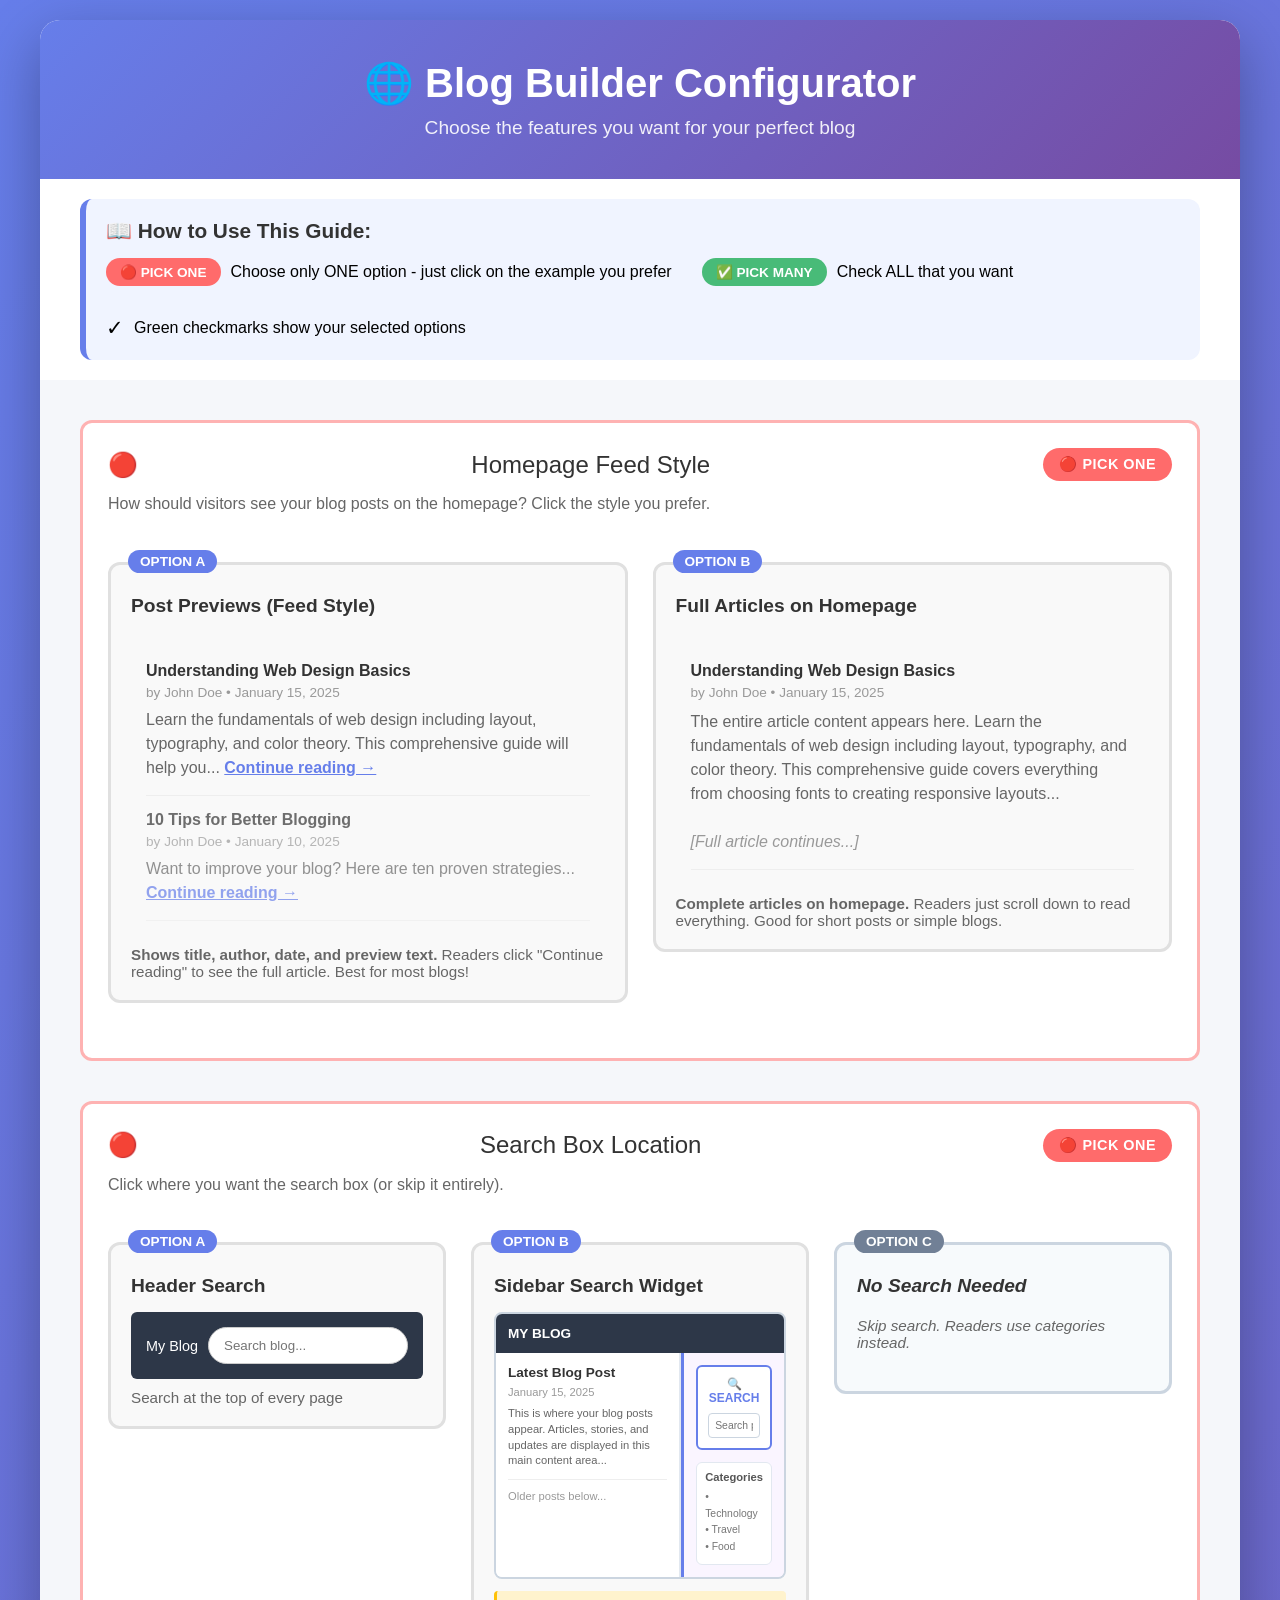
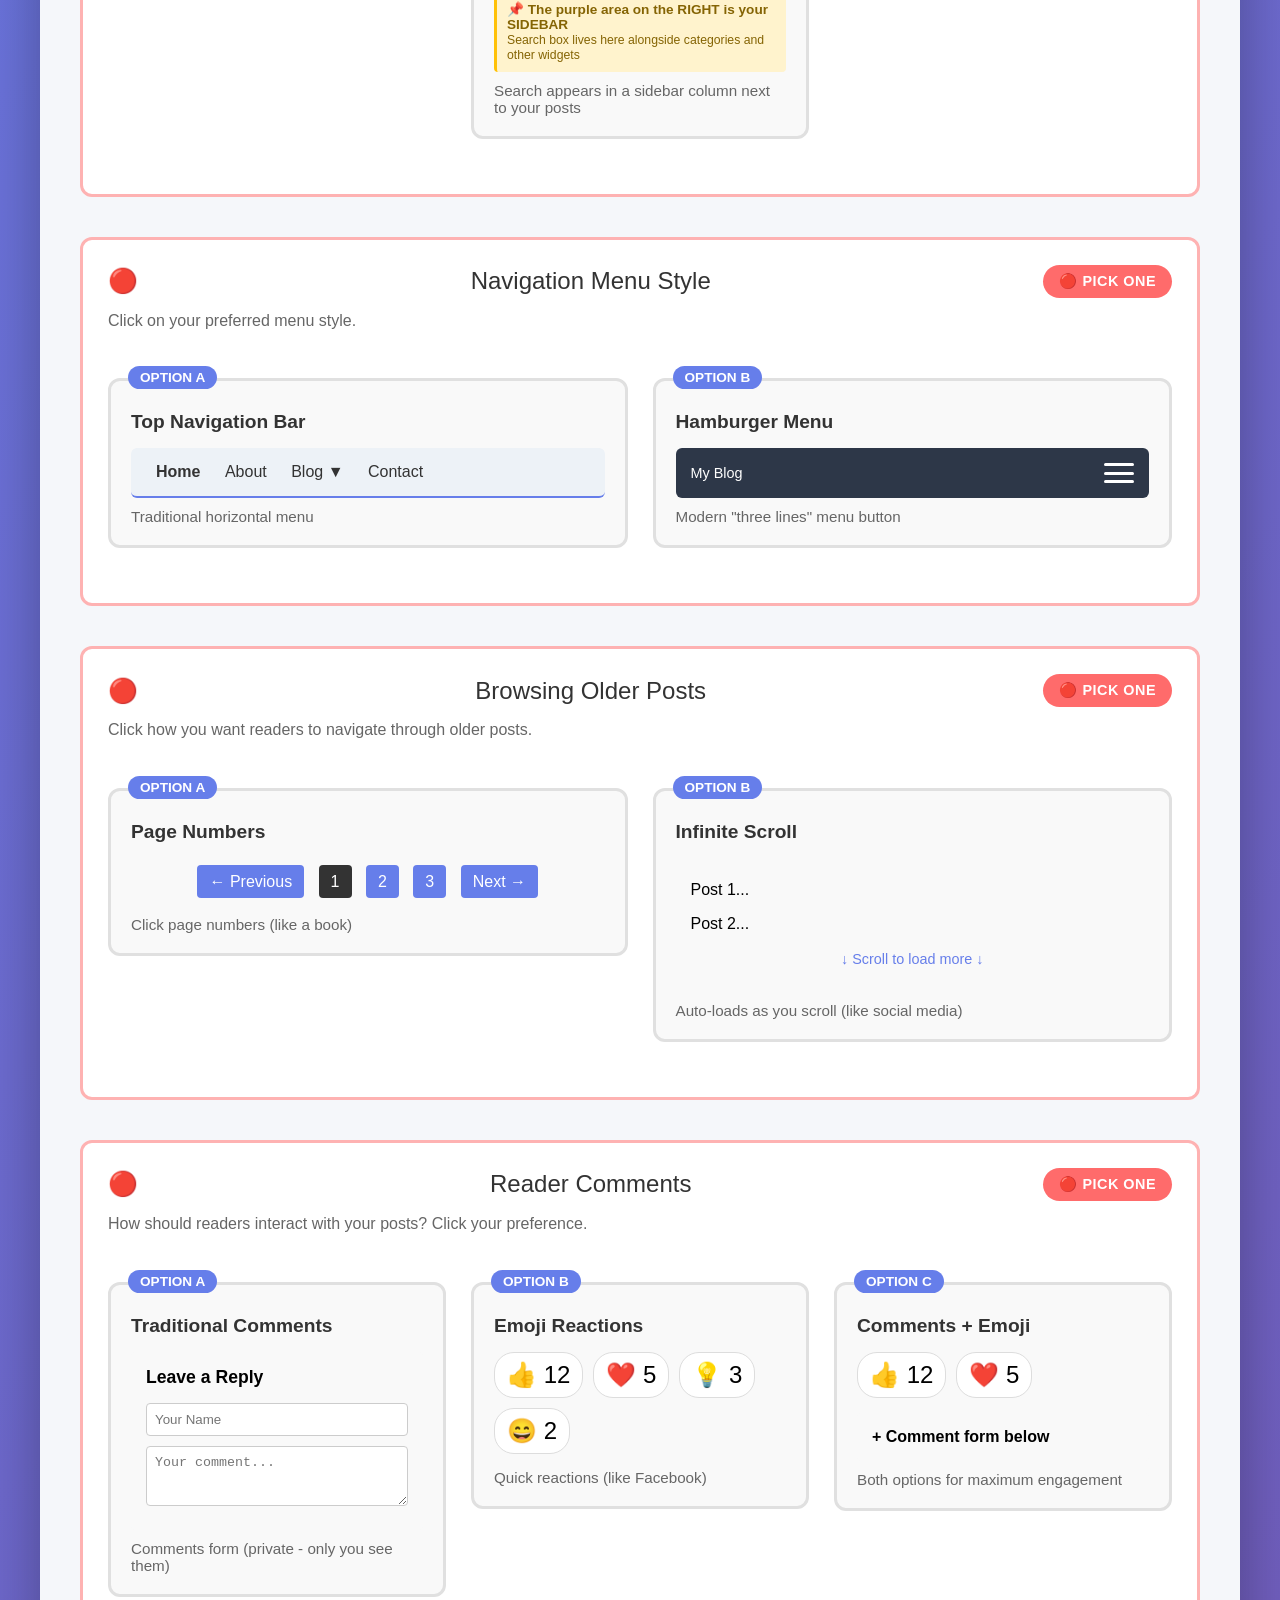
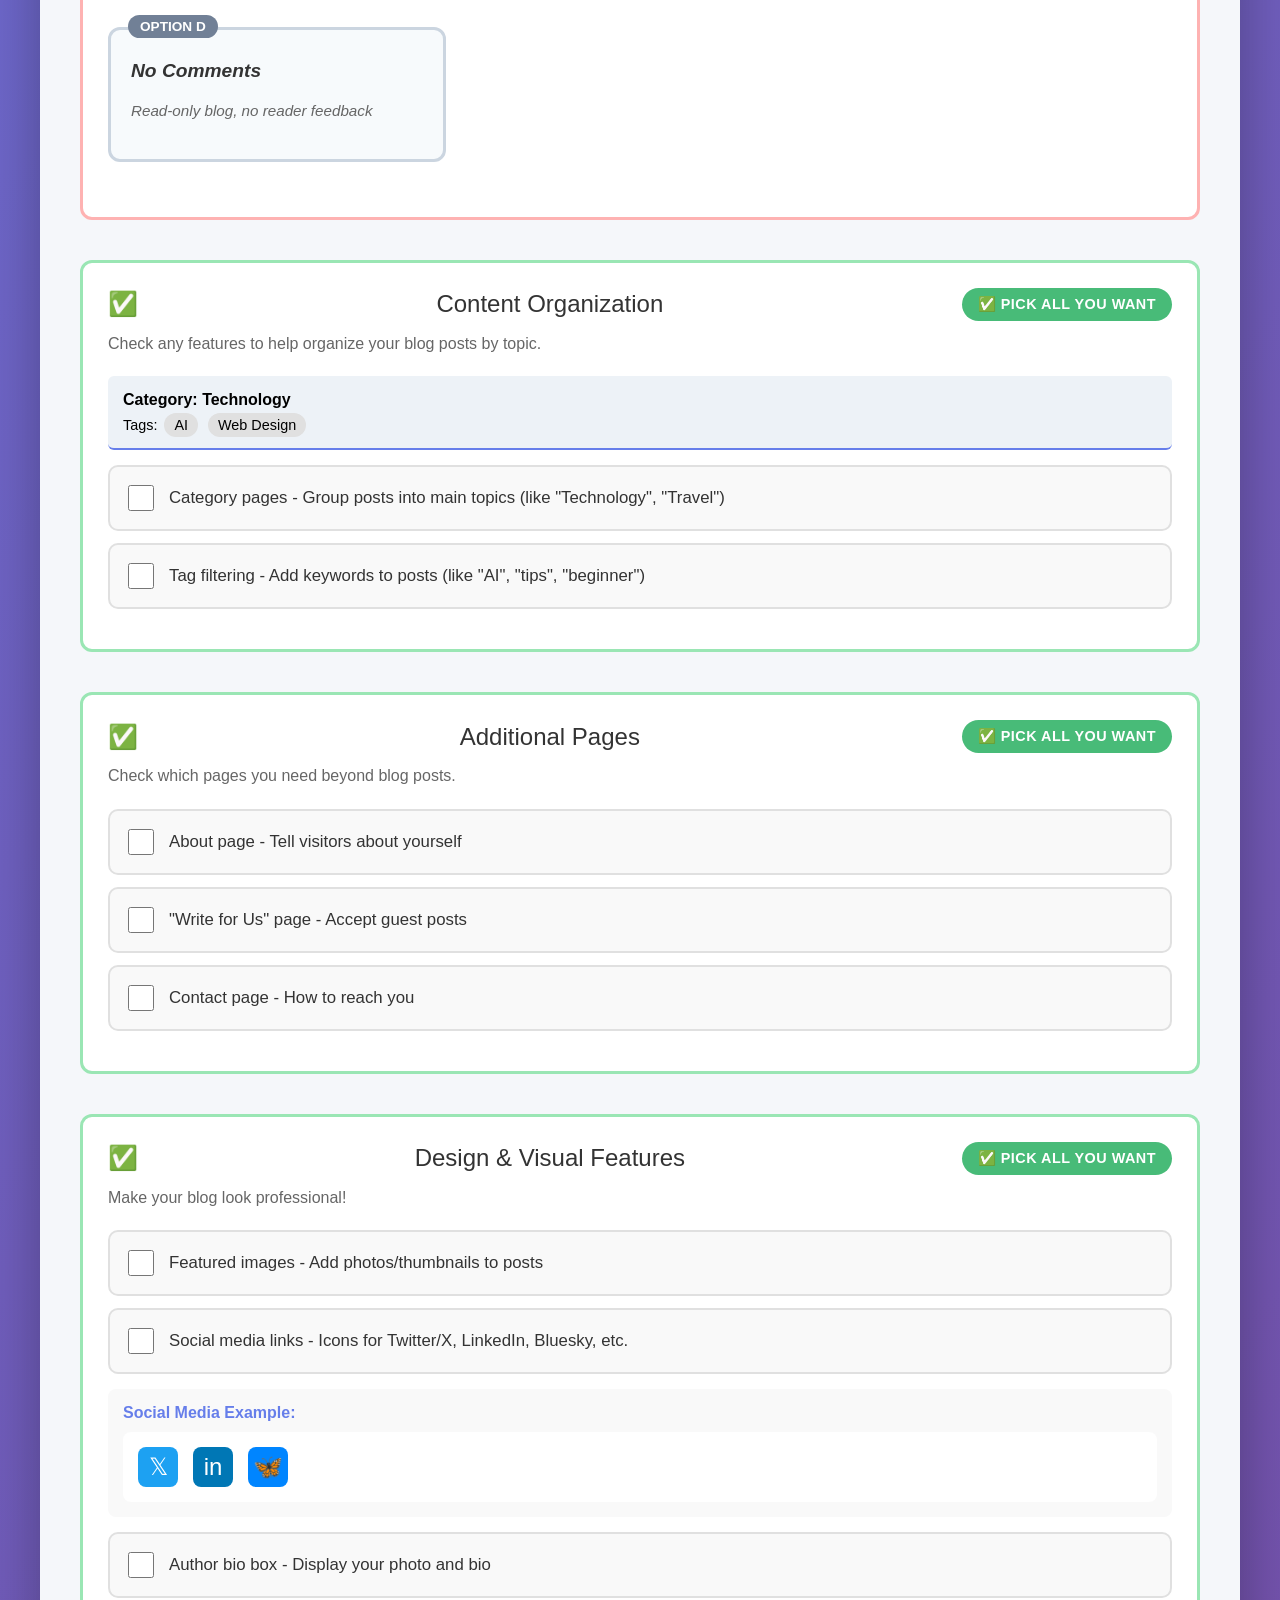
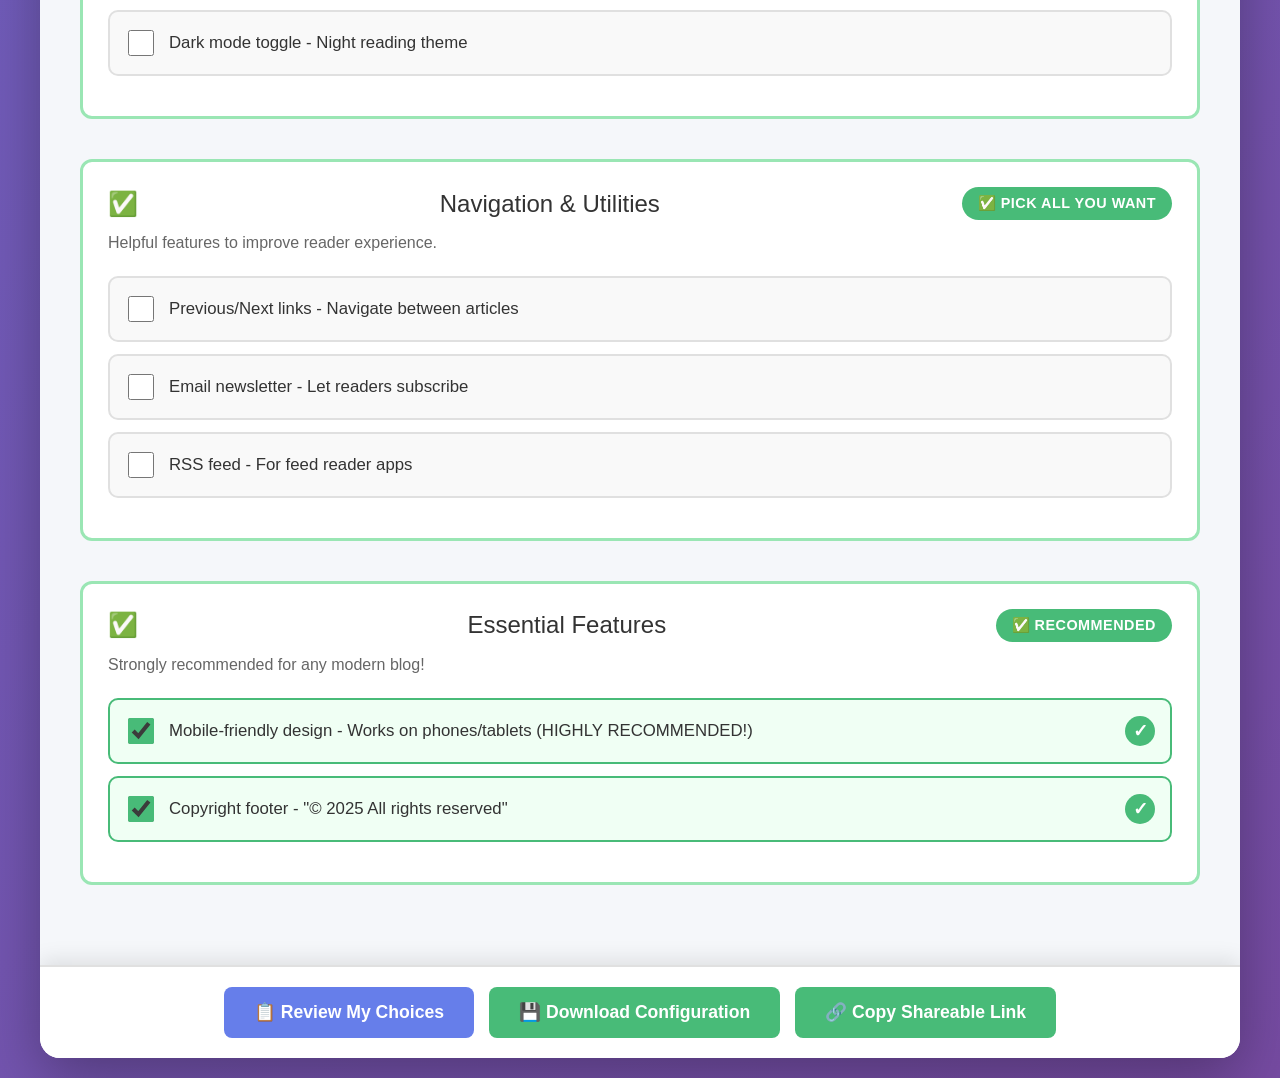
<file: index.html>
<!DOCTYPE html>
<html lang="en">
<head>
    <meta charset="UTF-8">
    <meta name="viewport" content="width=device-width, initial-scale=1.0">
    <title>Blog Builder - Feature Selector</title>
    <style>
        * {
            margin: 0;
            padding: 0;
            box-sizing: border-box;
        }

        body {
            font-family: 'Segoe UI', Tahoma, Geneva, Verdana, sans-serif;
            background: linear-gradient(135deg, #667eea 0%, #764ba2 100%);
            min-height: 100vh;
            padding: 20px;
        }

        .container {
            max-width: 1200px;
            margin: 0 auto;
            background: white;
            border-radius: 20px;
            box-shadow: 0 20px 60px rgba(0,0,0,0.3);
            overflow: hidden;
        }

        .header {
            background: linear-gradient(135deg, #667eea 0%, #764ba2 100%);
            color: white;
            padding: 40px;
            text-align: center;
        }

        .header h1 {
            font-size: 2.5em;
            margin-bottom: 10px;
        }

        .header p {
            font-size: 1.2em;
            opacity: 0.9;
        }

        .legend {
            background: #f0f4ff;
            padding: 20px;
            margin: 20px 40px;
            border-radius: 12px;
            border-left: 6px solid #667eea;
        }

        .legend-title {
            font-size: 1.3em;
            font-weight: bold;
            color: #333;
            margin-bottom: 15px;
        }

        .legend-items {
            display: flex;
            gap: 30px;
            flex-wrap: wrap;
        }

        .legend-item {
            display: flex;
            align-items: center;
            gap: 10px;
        }

        .legend-badge {
            padding: 6px 14px;
            border-radius: 20px;
            font-size: 0.85em;
            font-weight: bold;
        }

        .badge-pick-one {
            background: #ff6b6b;
            color: white;
        }

        .badge-pick-many {
            background: #48bb78;
            color: white;
        }

        .content {
            padding: 40px;
            background: #f5f7fa;
        }

        /* Feature Section Variants */
        .feature-section {
            margin-bottom: 40px;
            border-radius: 12px;
            padding: 25px;
            transition: all 0.3s ease;
            background: white;
        }

        /* Pick ONE style - Red/Orange theme */
        .feature-section.pick-one {
            border: 3px solid #feb2b2;
        }

        .feature-section.pick-one:hover {
            border-color: #fc8181;
            box-shadow: 0 5px 15px rgba(252, 129, 129, 0.3);
        }

        .feature-section.pick-one .feature-title::before {
            content: "🔴";
        }

        /* Pick MANY style - Green theme */
        .feature-section.pick-many {
            border: 3px solid #9ae6b4;
        }

        .feature-section.pick-many:hover {
            border-color: #68d391;
            box-shadow: 0 5px 15px rgba(72, 187, 120, 0.3);
        }

        .feature-section.pick-many .feature-title::before {
            content: "✅";
        }

        /* YES/NO style - Blue theme */
        .feature-section.yes-no {
            border: 3px solid #90cdf4;
        }

        .feature-section.yes-no:hover {
            border-color: #63b3ed;
            box-shadow: 0 5px 15px rgba(99, 179, 237, 0.3);
        }

        .feature-section.yes-no .feature-title::before {
            content: "💡";
        }

        .feature-title {
            font-size: 1.5em;
            color: #333;
            margin-bottom: 10px;
            display: flex;
            align-items: center;
            justify-content: space-between;
        }

        .category-badge {
            padding: 8px 16px;
            border-radius: 20px;
            font-size: 0.6em;
            font-weight: bold;
            text-transform: uppercase;
            letter-spacing: 0.5px;
        }

        .feature-description {
            color: #666;
            margin-bottom: 20px;
            line-height: 1.6;
        }

        /* Visual Examples as Options */
        .visual-options-container {
            display: grid;
            grid-template-columns: repeat(auto-fit, minmax(300px, 1fr));
            gap: 25px;
            margin: 30px 0;
            padding-top: 10px;
        }

        .visual-option {
            cursor: pointer;
            transition: all 0.3s ease;
            position: relative;
            margin-top: 5px;
        }

        .visual-option-card {
            background: #f9f9f9;
            border: 3px solid #e0e0e0;
            border-radius: 12px;
            padding: 20px;
            transition: all 0.3s ease;
            position: relative;
        }

        .visual-option:hover .visual-option-card {
            transform: translateY(-5px);
            box-shadow: 0 8px 20px rgba(0,0,0,0.15);
            border-color: #667eea;
        }

        .visual-option.selected .visual-option-card {
            border-color: #48bb78;
            background: #f0fff4;
            box-shadow: 0 8px 25px rgba(72, 187, 120, 0.3);
        }

        .visual-option.selected::after {
            content: "✓";
            position: absolute;
            top: -10px;
            right: -10px;
            width: 40px;
            height: 40px;
            background: #48bb78;
            color: white;
            border-radius: 50%;
            display: flex;
            align-items: center;
            justify-content: center;
            font-size: 24px;
            font-weight: bold;
            box-shadow: 0 4px 12px rgba(72, 187, 120, 0.4);
            z-index: 10;
        }

        .option-label {
            position: absolute;
            top: -12px;
            left: 20px;
            background: #667eea;
            color: white;
            padding: 4px 12px;
            border-radius: 12px;
            font-size: 0.85em;
            font-weight: bold;
            z-index: 10;
        }

        .visual-option input[type="radio"] {
            display: none;
        }

        .option-title {
            font-size: 1.2em;
            font-weight: bold;
            color: #333;
            margin: 10px 0 15px 0;
        }

        .or-divider {
            text-align: center;
            margin: 15px 0;
            color: #999;
            font-weight: bold;
            font-size: 1.2em;
            text-transform: uppercase;
        }

        /* Checkbox List Style */
        .checkbox-list {
            display: flex;
            flex-direction: column;
            gap: 12px;
            margin: 15px 0;
        }

        .checkbox-item {
            display: flex;
            align-items: center;
            padding: 18px;
            background: #f9f9f9;
            border: 2px solid #e0e0e0;
            border-radius: 10px;
            cursor: pointer;
            transition: all 0.3s ease;
            position: relative;
        }

        .checkbox-item:hover {
            border-color: #667eea;
            background: #f8faff;
        }

        .checkbox-item.selected {
            border-color: #48bb78;
            background: #f0fff4;
        }

        .checkbox-item.selected::after {
            content: "✓";
            position: absolute;
            right: 15px;
            width: 30px;
            height: 30px;
            background: #48bb78;
            color: white;
            border-radius: 50%;
            display: flex;
            align-items: center;
            justify-content: center;
            font-size: 18px;
            font-weight: bold;
        }

        .checkbox-item input[type="checkbox"] {
            width: 26px;
            height: 26px;
            margin-right: 15px;
            cursor: pointer;
            accent-color: #48bb78;
        }

        .checkbox-item label {
            cursor: pointer;
            flex: 1;
            font-size: 1.05em;
            color: #333;
        }

        /* Yes/No Toggle */
        .yes-no-toggle {
            display: flex;
            gap: 15px;
            margin: 20px 0;
        }

        .toggle-option {
            flex: 1;
            padding: 20px;
            background: #f9f9f9;
            border: 3px solid #e0e0e0;
            border-radius: 12px;
            text-align: center;
            cursor: pointer;
            transition: all 0.3s ease;
            font-size: 1.1em;
            font-weight: bold;
            position: relative;
        }

        .toggle-option:hover {
            transform: scale(1.05);
        }

        .toggle-option.yes {
            border-color: #48bb78;
        }

        .toggle-option.yes.selected {
            background: #48bb78;
            color: white;
        }

        .toggle-option.yes.selected::after {
            content: "✓";
            position: absolute;
            top: -12px;
            right: -12px;
            width: 35px;
            height: 35px;
            background: #2f855a;
            color: white;
            border-radius: 50%;
            display: flex;
            align-items: center;
            justify-content: center;
            font-size: 20px;
            box-shadow: 0 4px 12px rgba(72, 187, 120, 0.4);
        }

        .toggle-option.no {
            border-color: #cbd5e0;
        }

        .toggle-option.no.selected {
            background: #cbd5e0;
            color: #333;
        }

        .toggle-option input {
            display: none;
        }

        /* Mockups */
        .mockup-header {
            background: #2d3748;
            color: white;
            padding: 15px;
            display: flex;
            justify-content: space-between;
            align-items: center;
            font-size: 0.9em;
            border-radius: 6px;
            margin: 10px 0;
        }

        .mockup-nav {
            background: #edf2f7;
            padding: 15px;
            border-bottom: 2px solid #667eea;
            border-radius: 6px;
            margin: 10px 0;
        }

        .mockup-nav a {
            margin: 0 10px;
            color: #333;
            text-decoration: none;
            font-weight: 500;
        }

        .mockup-content {
            padding: 15px;
            min-height: 100px;
        }

        .post-preview {
            border-bottom: 1px solid #eee;
            padding: 15px 0;
        }

        .post-title {
            font-weight: bold;
            color: #333;
            margin-bottom: 5px;
        }

        .post-meta {
            color: #999;
            font-size: 0.85em;
            margin-bottom: 8px;
        }

        .post-excerpt {
            color: #666;
            line-height: 1.5;
        }

        .hamburger {
            width: 30px;
            height: 20px;
            position: relative;
            display: flex;
            flex-direction: column;
            justify-content: space-between;
        }

        .hamburger span {
            display: block;
            width: 100%;
            height: 3px;
            background: white;
            border-radius: 2px;
        }

        .pagination {
            text-align: center;
            padding: 15px;
        }

        .pagination a {
            margin: 0 5px;
            padding: 8px 12px;
            background: #667eea;
            color: white;
            text-decoration: none;
            border-radius: 4px;
        }

        .search-box {
            padding: 10px 15px;
            border: 1px solid #ccc;
            border-radius: 20px;
            width: 200px;
        }

        .comment-section {
            background: #f9f9f9;
            padding: 15px;
            border-radius: 4px;
        }

        .emoji-react {
            display: flex;
            gap: 10px;
            font-size: 1.5em;
            flex-wrap: wrap;
        }

        .emoji-react span {
            cursor: pointer;
            padding: 8px 12px;
            border: 1px solid #ddd;
            border-radius: 20px;
            background: white;
        }

        .social-icons {
            display: flex;
            gap: 15px;
            align-items: center;
            padding: 15px;
            background: white;
            border-radius: 8px;
        }

        .social-icon {
            width: 40px;
            height: 40px;
            display: flex;
            align-items: center;
            justify-content: center;
            border-radius: 8px;
            font-size: 1.5em;
            transition: transform 0.2s;
            cursor: pointer;
        }

        .social-icon:hover {
            transform: scale(1.1);
        }

        .social-icon.twitter {
            background: #1da1f2;
            color: white;
        }

        .social-icon.linkedin {
            background: #0077b5;
            color: white;
        }

        .social-icon.bluesky {
            background: #0085ff;
            color: white;
        }

        .footer-mockup {
            background: #2d3748;
            color: white;
            padding: 20px;
            text-align: center;
            border-radius: 6px;
            margin: 10px 0;
        }

        .buttons-container {
            position: sticky;
            bottom: 0;
            background: white;
            padding: 20px;
            border-top: 2px solid #e0e0e0;
            display: flex;
            gap: 15px;
            justify-content: center;
            flex-wrap: wrap;
            box-shadow: 0 -5px 20px rgba(0,0,0,0.1);
        }

        .btn {
            padding: 15px 30px;
            font-size: 1.1em;
            border: none;
            border-radius: 8px;
            cursor: pointer;
            transition: all 0.3s ease;
            font-weight: bold;
        }

        .btn-primary {
            background: #667eea;
            color: white;
        }

        .btn-primary:hover {
            background: #5568d3;
            transform: translateY(-2px);
            box-shadow: 0 5px 15px rgba(102, 126, 234, 0.4);
        }

        .btn-secondary {
            background: #48bb78;
            color: white;
        }

        .btn-secondary:hover {
            background: #38a169;
            transform: translateY(-2px);
            box-shadow: 0 5px 15px rgba(72, 187, 120, 0.4);
        }

        .modal {
            display: none;
            position: fixed;
            top: 0;
            left: 0;
            width: 100%;
            height: 100%;
            background: rgba(0,0,0,0.7);
            z-index: 1000;
            align-items: center;
            justify-content: center;
        }

        .modal.active {
            display: flex;
        }

        .modal-content {
            background: white;
            padding: 30px;
            border-radius: 12px;
            max-width: 600px;
            width: 90%;
            max-height: 80vh;
            overflow-y: auto;
        }

        .modal-header {
            font-size: 1.5em;
            margin-bottom: 20px;
            color: #333;
        }

        .summary-item {
            padding: 10px;
            margin: 8px 0;
            background: #f0f4ff;
            border-left: 4px solid #667eea;
            border-radius: 4px;
        }

        .summary-label {
            font-weight: bold;
            color: #333;
        }

        .summary-value {
            color: #667eea;
            margin-left: 10px;
        }

        .close-modal {
            float: right;
            font-size: 1.5em;
            cursor: pointer;
            color: #999;
        }

        .close-modal:hover {
            color: #333;
        }

        .none-option .visual-option-card {
            background: #f7fafc;
            border-color: #cbd5e0;
            font-style: italic;
            color: #718096;
        }

        @media (max-width: 768px) {
            .header h1 {
                font-size: 1.8em;
            }

            .content {
                padding: 20px;
            }

            .feature-section {
                padding: 15px;
            }

            .visual-options-container {
                grid-template-columns: 1fr;
            }

            .legend {
                margin: 20px 15px;
            }
        }
    </style>
</head>
<body>
    <div class="container">
        <div class="header">
            <h1>🌐 Blog Builder Configurator</h1>
            <p>Choose the features you want for your perfect blog</p>
        </div>

        <!-- Legend -->
        <div class="legend">
            <div class="legend-title">📖 How to Use This Guide:</div>
            <div class="legend-items">
                <div class="legend-item">
                    <span class="legend-badge badge-pick-one">🔴 PICK ONE</span>
                    <span>Choose only ONE option - just click on the example you prefer</span>
                </div>
                <div class="legend-item">
                    <span class="legend-badge badge-pick-many">✅ PICK MANY</span>
                    <span>Check ALL that you want</span>
                </div>
                <div class="legend-item">
                    <span style="font-size: 1.3em;">✓</span>
                    <span>Green checkmarks show your selected options</span>
                </div>
            </div>
        </div>

        <div class="content">
            <!-- Blog Content Layout -->
            <div class="feature-section pick-one">
                <div class="feature-title">
                    <span>Homepage Feed Style</span>
                    <span class="category-badge badge-pick-one">🔴 PICK ONE</span>
                </div>
                <div class="feature-description">
                    How should visitors see your blog posts on the homepage? Click the style you prefer.
                </div>

                <div class="visual-options-container">
                    <div class="visual-option" onclick="selectVisualOption('contentLayout', 'feed', this)">
                        <div class="option-label">OPTION A</div>
                        <div class="visual-option-card">
                            <input type="radio" name="contentLayout" value="feed">
                            <div class="option-title">Post Previews (Feed Style)</div>
                            <div class="mockup-content">
                                <div class="post-preview">
                                    <div class="post-title">Understanding Web Design Basics</div>
                                    <div class="post-meta">by John Doe • January 15, 2025</div>
                                    <div class="post-excerpt">Learn the fundamentals of web design including layout, typography, and color theory. This comprehensive guide will help you... <a href="#" style="color: #667eea; font-weight: bold;">Continue reading →</a></div>
                                </div>
                                <div class="post-preview" style="opacity: 0.7;">
                                    <div class="post-title">10 Tips for Better Blogging</div>
                                    <div class="post-meta">by John Doe • January 10, 2025</div>
                                    <div class="post-excerpt">Want to improve your blog? Here are ten proven strategies... <a href="#" style="color: #667eea; font-weight: bold;">Continue reading →</a></div>
                                </div>
                            </div>
                            <p style="margin-top: 10px; color: #666; font-size: 0.95em;">
                                <strong>Shows title, author, date, and preview text.</strong> Readers click "Continue reading" to see the full article. Best for most blogs!
                            </p>
                        </div>
                    </div>

                    <div class="visual-option" onclick="selectVisualOption('contentLayout', 'full', this)">
                        <div class="option-label">OPTION B</div>
                        <div class="visual-option-card">
                            <input type="radio" name="contentLayout" value="full">
                            <div class="option-title">Full Articles on Homepage</div>
                            <div class="mockup-content">
                                <div class="post-preview">
                                    <div class="post-title">Understanding Web Design Basics</div>
                                    <div class="post-meta">by John Doe • January 15, 2025</div>
                                    <div class="post-excerpt" style="margin-top: 10px;">The entire article content appears here. Learn the fundamentals of web design including layout, typography, and color theory. This comprehensive guide covers everything from choosing fonts to creating responsive layouts...<br><br><em style="color: #999;">[Full article continues...]</em></div>
                                </div>
                            </div>
                            <p style="margin-top: 10px; color: #666; font-size: 0.95em;">
                                <strong>Complete articles on homepage.</strong> Readers just scroll down to read everything. Good for short posts or simple blogs.
                            </p>
                        </div>
                    </div>
                </div>
            </div>

            <!-- Search Location -->
            <div class="feature-section pick-one">
                <div class="feature-title">
                    <span>Search Box Location</span>
                    <span class="category-badge badge-pick-one">🔴 PICK ONE</span>
                </div>
                <div class="feature-description">
                    Click where you want the search box (or skip it entirely).
                </div>

                <div class="visual-options-container">
                    <div class="visual-option" onclick="selectVisualOption('searchLocation', 'header', this)">
                        <div class="option-label">OPTION A</div>
                        <div class="visual-option-card">
                            <input type="radio" name="searchLocation" value="header">
                            <div class="option-title">Header Search</div>
                            <div class="mockup-header">
                                <span>My Blog</span>
                                <input type="text" class="search-box" placeholder="Search blog..." style="pointer-events: none;">
                            </div>
                            <p style="margin-top: 10px; color: #666; font-size: 0.95em;">Search at the top of every page</p>
                        </div>
                    </div>

                    <div class="visual-option" onclick="selectVisualOption('searchLocation', 'sidebar', this)">
                        <div class="option-label">OPTION B</div>
                        <div class="visual-option-card">
                            <input type="radio" name="searchLocation" value="sidebar">
                            <div class="option-title">Sidebar Search Widget</div>

                            <!-- Full page mockup -->
                            <div style="border: 2px solid #cbd5e0; border-radius: 8px; overflow: hidden; margin: 10px 0;">
                                <!-- Header -->
                                <div style="background: #2d3748; color: white; padding: 12px; font-weight: bold; font-size: 0.85em;">
                                    MY BLOG
                                </div>

                                <!-- Main content area with sidebar -->
                                <div style="display: flex; min-height: 160px;">
                                    <!-- Left: Main content -->
                                    <div style="flex: 2.5; padding: 12px; background: #ffffff; border-right: 2px solid #e2e8f0;">
                                        <div style="font-size: 0.85em; font-weight: bold; color: #333; margin-bottom: 6px;">Latest Blog Post</div>
                                        <div style="font-size: 0.7em; color: #999; margin-bottom: 8px;">January 15, 2025</div>
                                        <div style="font-size: 0.7em; color: #666; line-height: 1.4;">
                                            This is where your blog posts appear. Articles, stories, and updates are displayed in this main content area...
                                        </div>
                                        <div style="margin-top: 10px; padding-top: 10px; border-top: 1px solid #eee;">
                                            <div style="font-size: 0.7em; color: #999;">Older posts below...</div>
                                        </div>
                                    </div>

                                    <!-- Right: SIDEBAR with search -->
                                    <div style="flex: 1; padding: 12px; background: #faf5ff; border-left: 3px solid #667eea;">
                                        <div style="background: white; padding: 10px; border-radius: 6px; border: 2px solid #667eea; margin-bottom: 12px;">
                                            <div style="font-weight: bold; font-size: 0.75em; color: #667eea; margin-bottom: 8px; text-align: center;">
                                                🔍 SEARCH
                                            </div>
                                            <input type="text" placeholder="Search posts..." style="width: 100%; padding: 6px; font-size: 0.65em; border: 1px solid #cbd5e0; border-radius: 4px; pointer-events: none;">
                                        </div>

                                        <div style="background: white; padding: 8px; border-radius: 6px; border: 1px solid #e2e8f0;">
                                            <div style="font-weight: bold; font-size: 0.7em; color: #555; margin-bottom: 6px;">Categories</div>
                                            <div style="font-size: 0.65em; color: #777; line-height: 1.6;">
                                                • Technology<br>
                                                • Travel<br>
                                                • Food
                                            </div>
                                        </div>
                                    </div>
                                </div>
                            </div>

                            <div style="margin-top: 12px; padding: 10px; background: #fff3cd; border-left: 3px solid #ffc107; border-radius: 4px;">
                                <div style="font-size: 0.85em; color: #856404;">
                                    <strong>📌 The purple area on the RIGHT is your SIDEBAR</strong><br>
                                    <span style="font-size: 0.9em;">Search box lives here alongside categories and other widgets</span>
                                </div>
                            </div>

                            <p style="margin-top: 10px; color: #666; font-size: 0.95em;">Search appears in a sidebar column next to your posts</p>
                        </div>
                    </div>

                    <div class="visual-option none-option" onclick="selectVisualOption('searchLocation', 'none', this)">
                        <div class="option-label" style="background: #718096;">OPTION C</div>
                        <div class="visual-option-card">
                            <input type="radio" name="searchLocation" value="none">
                            <div class="option-title">No Search Needed</div>
                            <p style="color: #666; font-size: 0.95em; margin: 20px 0;">Skip search. Readers use categories instead.</p>
                        </div>
                    </div>
                </div>
            </div>

            <!-- Navigation Style -->
            <div class="feature-section pick-one">
                <div class="feature-title">
                    <span>Navigation Menu Style</span>
                    <span class="category-badge badge-pick-one">🔴 PICK ONE</span>
                </div>
                <div class="feature-description">
                    Click on your preferred menu style.
                </div>

                <div class="visual-options-container">
                    <div class="visual-option" onclick="selectVisualOption('navigationStyle', 'top', this)">
                        <div class="option-label">OPTION A</div>
                        <div class="visual-option-card">
                            <input type="radio" name="navigationStyle" value="top">
                            <div class="option-title">Top Navigation Bar</div>
                            <div class="mockup-nav">
                                <a href="#" style="font-weight: bold;">Home</a>
                                <a href="#">About</a>
                                <a href="#">Blog ▼</a>
                                <a href="#">Contact</a>
                            </div>
                            <p style="margin-top: 10px; color: #666; font-size: 0.95em;">Traditional horizontal menu</p>
                        </div>
                    </div>

                    <div class="visual-option" onclick="selectVisualOption('navigationStyle', 'hamburger', this)">
                        <div class="option-label">OPTION B</div>
                        <div class="visual-option-card">
                            <input type="radio" name="navigationStyle" value="hamburger">
                            <div class="option-title">Hamburger Menu</div>
                            <div class="mockup-header">
                                <span>My Blog</span>
                                <div class="hamburger">
                                    <span></span>
                                    <span></span>
                                    <span></span>
                                </div>
                            </div>
                            <p style="margin-top: 10px; color: #666; font-size: 0.95em;">Modern "three lines" menu button</p>
                        </div>
                    </div>
                </div>
            </div>

            <!-- Post Navigation -->
            <div class="feature-section pick-one">
                <div class="feature-title">
                    <span>Browsing Older Posts</span>
                    <span class="category-badge badge-pick-one">🔴 PICK ONE</span>
                </div>
                <div class="feature-description">
                    Click how you want readers to navigate through older posts.
                </div>

                <div class="visual-options-container">
                    <div class="visual-option" onclick="selectVisualOption('postNavigation', 'pagination', this)">
                        <div class="option-label">OPTION A</div>
                        <div class="visual-option-card">
                            <input type="radio" name="postNavigation" value="pagination">
                            <div class="option-title">Page Numbers</div>
                            <div class="pagination">
                                <a href="#">← Previous</a>
                                <a href="#" style="background: #333;">1</a>
                                <a href="#">2</a>
                                <a href="#">3</a>
                                <a href="#">Next →</a>
                            </div>
                            <p style="margin-top: 10px; color: #666; font-size: 0.95em;">Click page numbers (like a book)</p>
                        </div>
                    </div>

                    <div class="visual-option" onclick="selectVisualOption('postNavigation', 'infinite', this)">
                        <div class="option-label">OPTION B</div>
                        <div class="visual-option-card">
                            <input type="radio" name="postNavigation" value="infinite">
                            <div class="option-title">Infinite Scroll</div>
                            <div class="mockup-content">
                                <div class="post-preview" style="padding: 8px 0; border: none;">Post 1...</div>
                                <div class="post-preview" style="padding: 8px 0; border: none;">Post 2...</div>
                                <div style="text-align: center; padding: 10px; color: #667eea; font-size: 0.9em;">
                                    ↓ Scroll to load more ↓
                                </div>
                            </div>
                            <p style="margin-top: 10px; color: #666; font-size: 0.95em;">Auto-loads as you scroll (like social media)</p>
                        </div>
                    </div>
                </div>
            </div>

            <!-- Reader Comments -->
            <div class="feature-section pick-one">
                <div class="feature-title">
                    <span>Reader Comments</span>
                    <span class="category-badge badge-pick-one">🔴 PICK ONE</span>
                </div>
                <div class="feature-description">
                    How should readers interact with your posts? Click your preference.
                </div>

                <div class="visual-options-container">
                    <div class="visual-option" onclick="selectVisualOption('readerInteraction', 'comments', this)">
                        <div class="option-label">OPTION A</div>
                        <div class="visual-option-card">
                            <input type="radio" name="readerInteraction" value="comments">
                            <div class="option-title">Traditional Comments</div>
                            <div class="comment-section">
                                <h3 style="margin-bottom: 10px; font-size: 1.1em;">Leave a Reply</h3>
                                <input type="text" placeholder="Your Name" style="width: 100%; padding: 8px; margin: 5px 0; border: 1px solid #ccc; border-radius: 4px;">
                                <textarea placeholder="Your comment..." style="width: 100%; padding: 8px; margin: 5px 0; border: 1px solid #ccc; border-radius: 4px; height: 60px;"></textarea>
                            </div>
                            <p style="margin-top: 10px; color: #666; font-size: 0.95em;">Comments form (private - only you see them)</p>
                        </div>
                    </div>

                    <div class="visual-option" onclick="selectVisualOption('readerInteraction', 'emoji', this)">
                        <div class="option-label">OPTION B</div>
                        <div class="visual-option-card">
                            <input type="radio" name="readerInteraction" value="emoji">
                            <div class="option-title">Emoji Reactions</div>
                            <div class="emoji-react">
                                <span>👍 12</span>
                                <span>❤️ 5</span>
                                <span>💡 3</span>
                                <span>😄 2</span>
                            </div>
                            <p style="margin-top: 15px; color: #666; font-size: 0.95em;">Quick reactions (like Facebook)</p>
                        </div>
                    </div>

                    <div class="visual-option" onclick="selectVisualOption('readerInteraction', 'both', this)">
                        <div class="option-label">OPTION C</div>
                        <div class="visual-option-card">
                            <input type="radio" name="readerInteraction" value="both">
                            <div class="option-title">Comments + Emoji</div>
                            <div class="emoji-react" style="margin-bottom: 15px;">
                                <span>👍 12</span>
                                <span>❤️ 5</span>
                            </div>
                            <div class="comment-section">
                                <h3 style="font-size: 1em;">+ Comment form below</h3>
                            </div>
                            <p style="margin-top: 10px; color: #666; font-size: 0.95em;">Both options for maximum engagement</p>
                        </div>
                    </div>

                    <div class="visual-option none-option" onclick="selectVisualOption('readerInteraction', 'none', this)">
                        <div class="option-label" style="background: #718096;">OPTION D</div>
                        <div class="visual-option-card">
                            <input type="radio" name="readerInteraction" value="none">
                            <div class="option-title">No Comments</div>
                            <p style="color: #666; font-size: 0.95em; margin: 20px 0;">Read-only blog, no reader feedback</p>
                        </div>
                    </div>
                </div>
            </div>

            <!-- Organization Features -->
            <div class="feature-section pick-many">
                <div class="feature-title">
                    <span>Content Organization</span>
                    <span class="category-badge badge-pick-many">✅ PICK ALL YOU WANT</span>
                </div>
                <div class="feature-description">
                    Check any features to help organize your blog posts by topic.
                </div>

                <div class="mockup-nav" style="margin: 15px 0;">
                    <span style="font-weight: bold;">Category: Technology</span>
                    <div style="margin-top: 8px; font-size: 0.9em;">
                        Tags: <span style="background: #e0e0e0; padding: 4px 10px; border-radius: 12px; margin: 0 3px;">AI</span>
                        <span style="background: #e0e0e0; padding: 4px 10px; border-radius: 12px; margin: 0 3px;">Web Design</span>
                    </div>
                </div>

                <div class="checkbox-list">
                    <div class="checkbox-item" onclick="toggleCheckbox(this, 'categories')">
                        <input type="checkbox" id="categories" name="categories">
                        <label for="categories">Category pages - Group posts into main topics (like "Technology", "Travel")</label>
                    </div>
                    <div class="checkbox-item" onclick="toggleCheckbox(this, 'tags')">
                        <input type="checkbox" id="tags" name="tags">
                        <label for="tags">Tag filtering - Add keywords to posts (like "AI", "tips", "beginner")</label>
                    </div>
                </div>
            </div>

            <!-- Static Pages -->
            <div class="feature-section pick-many">
                <div class="feature-title">
                    <span>Additional Pages</span>
                    <span class="category-badge badge-pick-many">✅ PICK ALL YOU WANT</span>
                </div>
                <div class="feature-description">
                    Check which pages you need beyond blog posts.
                </div>

                <div class="checkbox-list">
                    <div class="checkbox-item" onclick="toggleCheckbox(this, 'aboutPage')">
                        <input type="checkbox" id="aboutPage" name="aboutPage">
                        <label for="aboutPage">About page - Tell visitors about yourself</label>
                    </div>
                    <div class="checkbox-item" onclick="toggleCheckbox(this, 'writeForUsPage')">
                        <input type="checkbox" id="writeForUsPage" name="writeForUsPage">
                        <label for="writeForUsPage">"Write for Us" page - Accept guest posts</label>
                    </div>
                    <div class="checkbox-item" onclick="toggleCheckbox(this, 'contactPage')">
                        <input type="checkbox" id="contactPage" name="contactPage">
                        <label for="contactPage">Contact page - How to reach you</label>
                    </div>
                </div>
            </div>

            <!-- Visual Features -->
            <div class="feature-section pick-many">
                <div class="feature-title">
                    <span>Design & Visual Features</span>
                    <span class="category-badge badge-pick-many">✅ PICK ALL YOU WANT</span>
                </div>
                <div class="feature-description">
                    Make your blog look professional!
                </div>

                <div class="checkbox-list">
                    <div class="checkbox-item" onclick="toggleCheckbox(this, 'imagesInPosts')">
                        <input type="checkbox" id="imagesInPosts" name="imagesInPosts">
                        <label for="imagesInPosts">Featured images - Add photos/thumbnails to posts</label>
                    </div>
                    <div class="checkbox-item" onclick="toggleCheckbox(this, 'socialMedia')">
                        <input type="checkbox" id="socialMedia" name="socialMedia">
                        <label for="socialMedia">Social media links - Icons for Twitter/X, LinkedIn, Bluesky, etc.</label>
                    </div>
                </div>

                <div style="margin: 15px 0; padding: 15px; background: #f9f9f9; border-radius: 8px;">
                    <div style="font-weight: bold; margin-bottom: 10px; color: #667eea;">Social Media Example:</div>
                    <div class="social-icons">
                        <div class="social-icon twitter">𝕏</div>
                        <div class="social-icon linkedin">in</div>
                        <div class="social-icon bluesky">🦋</div>
                    </div>
                </div>

                <div class="checkbox-list">
                    <div class="checkbox-item" onclick="toggleCheckbox(this, 'authorBio')">
                        <input type="checkbox" id="authorBio" name="authorBio">
                        <label for="authorBio">Author bio box - Display your photo and bio</label>
                    </div>
                    <div class="checkbox-item" onclick="toggleCheckbox(this, 'darkMode')">
                        <input type="checkbox" id="darkMode" name="darkMode">
                        <label for="darkMode">Dark mode toggle - Night reading theme</label>
                    </div>
                </div>
            </div>

            <!-- Navigation & Utility -->
            <div class="feature-section pick-many">
                <div class="feature-title">
                    <span>Navigation & Utilities</span>
                    <span class="category-badge badge-pick-many">✅ PICK ALL YOU WANT</span>
                </div>
                <div class="feature-description">
                    Helpful features to improve reader experience.
                </div>

                <div class="checkbox-list">
                    <div class="checkbox-item" onclick="toggleCheckbox(this, 'prevNextNav')">
                        <input type="checkbox" id="prevNextNav" name="prevNextNav">
                        <label for="prevNextNav">Previous/Next links - Navigate between articles</label>
                    </div>
                    <div class="checkbox-item" onclick="toggleCheckbox(this, 'newsletter')">
                        <input type="checkbox" id="newsletter" name="newsletter">
                        <label for="newsletter">Email newsletter - Let readers subscribe</label>
                    </div>
                    <div class="checkbox-item" onclick="toggleCheckbox(this, 'rssFeed')">
                        <input type="checkbox" id="rssFeed" name="rssFeed">
                        <label for="rssFeed">RSS feed - For feed reader apps</label>
                    </div>
                </div>
            </div>

            <!-- Essential Features -->
            <div class="feature-section pick-many">
                <div class="feature-title">
                    <span>Essential Features</span>
                    <span class="category-badge badge-pick-many">✅ RECOMMENDED</span>
                </div>
                <div class="feature-description">
                    Strongly recommended for any modern blog!
                </div>

                <div class="checkbox-list">
                    <div class="checkbox-item selected" onclick="toggleCheckbox(this, 'responsive')">
                        <input type="checkbox" id="responsive" name="responsive" checked>
                        <label for="responsive">Mobile-friendly design - Works on phones/tablets (HIGHLY RECOMMENDED!)</label>
                    </div>
                    <div class="checkbox-item selected" onclick="toggleCheckbox(this, 'copyrightFooter')">
                        <input type="checkbox" id="copyrightFooter" name="copyrightFooter" checked>
                        <label for="copyrightFooter">Copyright footer - "© 2025 All rights reserved"</label>
                    </div>
                </div>
            </div>
        </div>

        <div class="buttons-container">
            <button class="btn btn-primary" onclick="showSummary()">📋 Review My Choices</button>
            <button class="btn btn-secondary" onclick="downloadConfig()">💾 Download Configuration</button>
            <button class="btn btn-secondary" onclick="copyShareableLink()">🔗 Copy Shareable Link</button>
        </div>
    </div>

    <!-- Summary Modal -->
    <div id="summaryModal" class="modal">
        <div class="modal-content">
            <div class="modal-header">
                <span class="close-modal" onclick="closeModal()">&times;</span>
                Your Blog Configuration Summary
            </div>
            <div id="summaryContent"></div>
            <div style="margin-top: 20px; text-align: center;">
                <button class="btn btn-primary" onclick="closeModal()">Close</button>
            </div>
        </div>
    </div>

    <script>
        // Initialize on page load
        document.addEventListener('DOMContentLoaded', function() {
            loadFromURL();
            updateAllStyles();
        });

        // Handle visual option selection (for pick-one sections)
        function selectVisualOption(name, value, element) {
            // Unselect all options in this group
            const container = element.parentElement;
            container.querySelectorAll('.visual-option').forEach(opt => {
                opt.classList.remove('selected');
            });

            // Select this option
            element.classList.add('selected');

            // Update radio button
            const radio = element.querySelector('input[type="radio"]');
            if (radio) radio.checked = true;
        }

        // Handle checkbox toggle
        function toggleCheckbox(item, name) {
            const checkbox = document.getElementById(name);
            if (event.target.tagName !== 'INPUT' && event.target.tagName !== 'LABEL') {
                checkbox.checked = !checkbox.checked;
            }
            updateCheckboxStyle(item, checkbox.checked);
        }

        function updateCheckboxStyle(item, isChecked) {
            if (isChecked) {
                item.classList.add('selected');
            } else {
                item.classList.remove('selected');
            }
        }

        function updateAllStyles() {
            // Update checkboxes
            document.querySelectorAll('.checkbox-item').forEach(item => {
                const checkbox = item.querySelector('input[type="checkbox"]');
                updateCheckboxStyle(item, checkbox.checked);
            });

            // Update visual options (radio cards)
            document.querySelectorAll('.visual-option input[type="radio"]:checked').forEach(radio => {
                radio.closest('.visual-option').classList.add('selected');
            });
        }

        // Collect selections
        function getSelections() {
            const selections = {};

            // Checkboxes
            document.querySelectorAll('input[type="checkbox"]').forEach(input => {
                selections[input.name] = input.checked;
            });

            // Radio buttons
            document.querySelectorAll('input[type="radio"]:checked').forEach(input => {
                selections[input.name] = input.value;
            });

            return selections;
        }

        // Show summary
        function showSummary() {
            const selections = getSelections();
            const summaryContent = document.getElementById('summaryContent');
            let html = '<div style="margin-bottom: 15px; padding: 15px; background: #e8f5e9; border-radius: 8px;"><strong>✅ Your Selected Features:</strong></div>';

            const labels = {
                contentLayout: 'Blog content layout',
                searchLocation: 'Search box location',
                navigationStyle: 'Navigation menu style',
                postNavigation: 'Post navigation style',
                readerInteraction: 'Reader interaction',
                categories: 'Category pages',
                tags: 'Tag filtering',
                aboutPage: 'About page',
                writeForUsPage: 'Write for Us page',
                contactPage: 'Contact page',
                imagesInPosts: 'Featured images',
                socialMedia: 'Social media links',
                authorBio: 'Author bio',
                darkMode: 'Dark mode',
                prevNextNav: 'Previous/Next navigation',
                newsletter: 'Email newsletter',
                rssFeed: 'RSS feed',
                responsive: 'Mobile-friendly design',
                copyrightFooter: 'Copyright footer'
            };

            for (const [key, value] of Object.entries(selections)) {
                if (value && value !== 'none') {
                    const label = labels[key] || key;
                    const displayValue = typeof value === 'boolean' ? 'Yes' : value.charAt(0).toUpperCase() + value.slice(1);
                    html += `<div class="summary-item">
                        <span class="summary-label">${label}:</span>
                        <span class="summary-value">${displayValue}</span>
                    </div>`;
                }
            }

            if (Object.values(selections).filter(v => v && v !== 'none').length === 0) {
                html += '<p style="color: #999; text-align: center; padding: 20px;">No features selected yet. Go back and make your choices!</p>';
            }

            summaryContent.innerHTML = html;
            document.getElementById('summaryModal').classList.add('active');
        }

        function closeModal() {
            document.getElementById('summaryModal').classList.remove('active');
        }

        // Download configuration
        function downloadConfig() {
            const selections = getSelections();
            let text = "BLOG CONFIGURATION\n";
            text += "==================\n\n";
            text += "Generated on: " + new Date().toLocaleDateString() + "\n\n";

            const labels = {
                contentLayout: 'Blog content layout',
                searchLocation: 'Search box location',
                navigationStyle: 'Navigation menu style',
                postNavigation: 'Post navigation style',
                readerInteraction: 'Reader interaction',
                categories: 'Category pages',
                tags: 'Tag filtering',
                aboutPage: 'About page',
                writeForUsPage: 'Write for Us page',
                contactPage: 'Contact page',
                imagesInPosts: 'Featured images',
                socialMedia: 'Social media links',
                authorBio: 'Author bio',
                darkMode: 'Dark mode',
                prevNextNav: 'Previous/Next navigation',
                newsletter: 'Email newsletter',
                rssFeed: 'RSS feed',
                responsive: 'Mobile-friendly design',
                copyrightFooter: 'Copyright footer'
            };

            for (const [key, value] of Object.entries(selections)) {
                if (value) {
                    const label = labels[key] || key;
                    const displayValue = typeof value === 'boolean' ? (value ? 'YES' : 'NO') : value.toUpperCase();
                    text += `${label}: ${displayValue}\n`;
                }
            }

            text += "\n\n=== SHARE THIS FILE WITH YOUR DEVELOPER ===\n";

            const blob = new Blob([text], { type: 'text/plain' });
            const url = URL.createObjectURL(blob);
            const a = document.createElement('a');
            a.href = url;
            a.download = 'blog-configuration.txt';
            a.click();
            URL.revokeObjectURL(url);

            alert('✅ Configuration downloaded! Share the file with your developer.');
        }

        // Copy shareable link
        function copyShareableLink() {
            const selections = getSelections();
            const encoded = btoa(JSON.stringify(selections));
            const url = window.location.href.split('?')[0] + '?config=' + encoded;

            navigator.clipboard.writeText(url).then(() => {
                alert('✅ Shareable link copied to clipboard! Send this link to share your configuration.');
            }).catch(() => {
                const textarea = document.createElement('textarea');
                textarea.value = url;
                document.body.appendChild(textarea);
                textarea.select();
                document.execCommand('copy');
                document.body.removeChild(textarea);
                alert('✅ Shareable link copied! Send this link to share your configuration.');
            });
        }

        // Load from URL
        function loadFromURL() {
            const urlParams = new URLSearchParams(window.location.search);
            const configParam = urlParams.get('config');

            if (configParam) {
                try {
                    const selections = JSON.parse(atob(configParam));

                    for (const [key, value] of Object.entries(selections)) {
                        if (typeof value === 'boolean') {
                            const checkbox = document.querySelector(`input[name="${key}"]`);
                            if (checkbox) checkbox.checked = value;
                        } else {
                            const radio = document.querySelector(`input[name="${key}"][value="${value}"]`);
                            if (radio) radio.checked = true;
                        }
                    }

                    updateAllStyles();
                    alert('✅ Configuration loaded from shared link!');
                } catch (e) {
                    console.error('Failed to load configuration:', e);
                }
            }
        }

        // Close modal on outside click
        document.getElementById('summaryModal').addEventListener('click', function(e) {
            if (e.target === this) {
                closeModal();
            }
        });
    </script>
</body>
</html>
</file>
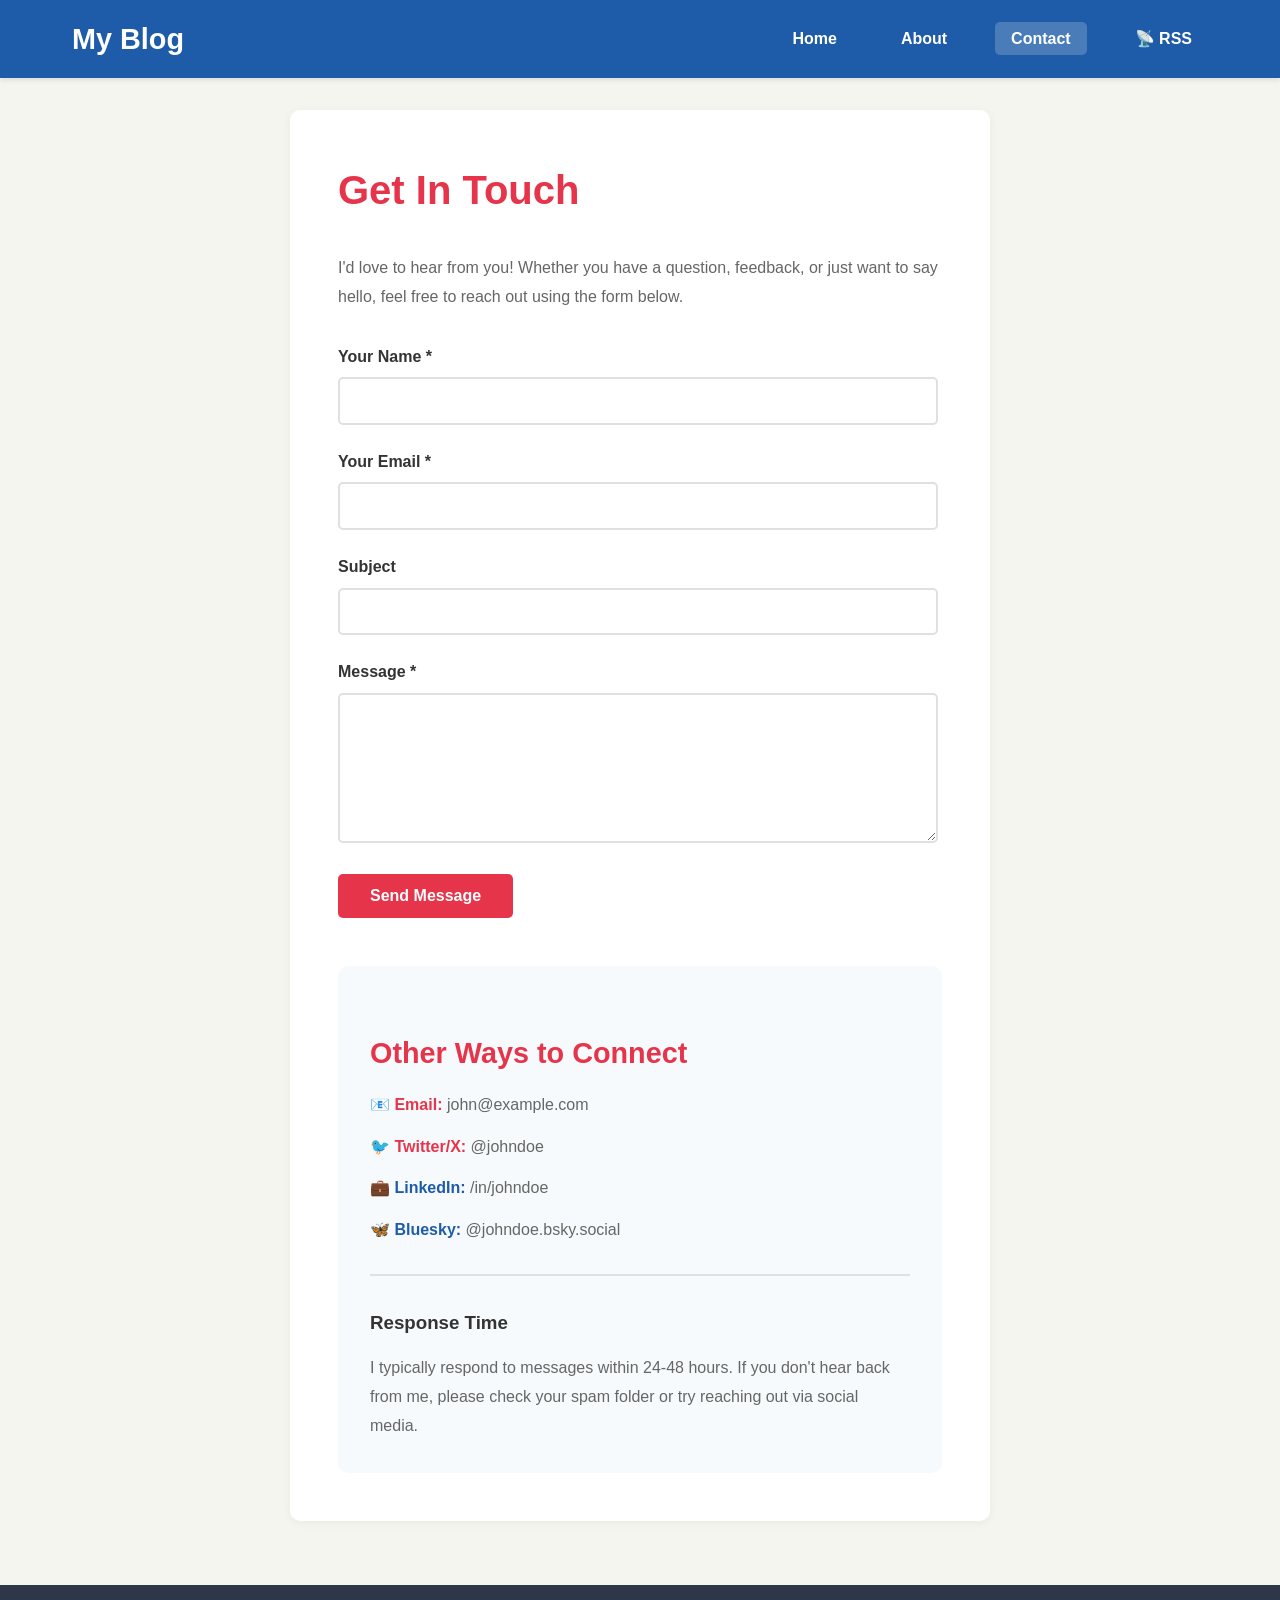
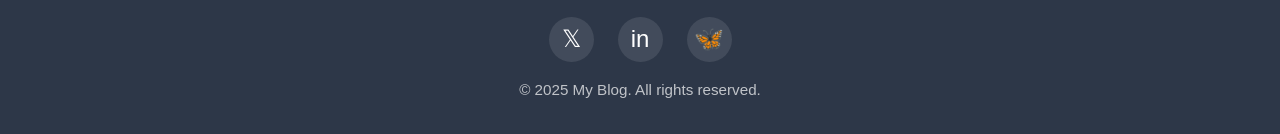
<file: blog/contact.html>
<!DOCTYPE html>
<html lang="en">
<head>
    <meta charset="UTF-8">
    <meta name="viewport" content="width=device-width, initial-scale=1.0">
    <title>Contact - My Blog</title>
    <link rel="stylesheet" href="styles.css">
</head>
<body>
    <!-- Top Navigation -->
    <nav class="top-nav">
        <div class="nav-container">
            <div class="logo">
                <h1>My Blog</h1>
            </div>
            <ul class="nav-menu">
                <li><a href="index.html">Home</a></li>
                <li><a href="about.html">About</a></li>
                <li><a href="contact.html" class="active">Contact</a></li>
                <li><a href="rss.xml" title="RSS Feed">📡 RSS</a></li>
            </ul>
        </div>
    </nav>

    <!-- Main Container -->
    <div class="container">
        <div class="page-content" style="grid-column: 1 / -1; max-width: 700px; margin: 0 auto;">
            <h1>Get In Touch</h1>

            <p>
                I'd love to hear from you! Whether you have a question, feedback, or just want to say hello,
                feel free to reach out using the form below.
            </p>

            <form action="#" method="post" class="contact-form">
                <div class="form-group">
                    <label for="name">Your Name *</label>
                    <input type="text" id="name" name="name" required>
                </div>

                <div class="form-group">
                    <label for="email">Your Email *</label>
                    <input type="email" id="email" name="email" required>
                </div>

                <div class="form-group">
                    <label for="subject">Subject</label>
                    <input type="text" id="subject" name="subject">
                </div>

                <div class="form-group">
                    <label for="message">Message *</label>
                    <textarea id="message" name="message" required></textarea>
                </div>

                <button type="submit" class="submit-button">Send Message</button>
            </form>

            <div style="margin-top: 3rem; padding: 2rem; background: #f7fafc; border-radius: 10px;">
                <h2 style="margin-bottom: 1rem;">Other Ways to Connect</h2>

                <div style="display: flex; flex-direction: column; gap: 1rem;">
                    <div>
                        <strong style="color: #E6344A;">📧 Email:</strong>
                        <span style="color: #666;"> john@example.com</span>
                    </div>

                    <div>
                        <strong style="color: #E6344A;">🐦 Twitter/X:</strong>
                        <span style="color: #666;"> @johndoe</span>
                    </div>

                    <div>
                        <strong style="color: #1E5BA8;">💼 LinkedIn:</strong>
                        <span style="color: #666;"> /in/johndoe</span>
                    </div>

                    <div>
                        <strong style="color: #1E5BA8;">🦋 Bluesky:</strong>
                        <span style="color: #666;"> @johndoe.bsky.social</span>
                    </div>
                </div>

                <div style="margin-top: 2rem; padding-top: 2rem; border-top: 2px solid #e0e0e0;">
                    <h3 style="margin-bottom: 1rem;">Response Time</h3>
                    <p style="color: #666; line-height: 1.8; margin: 0;">
                        I typically respond to messages within 24-48 hours. If you don't hear back from me,
                        please check your spam folder or try reaching out via social media.
                    </p>
                </div>
            </div>
        </div>
    </div>

    <!-- Footer -->
    <footer class="footer">
        <div class="footer-content">
            <div class="footer-social">
                <a href="#" title="Twitter/X">𝕏</a>
                <a href="#" title="LinkedIn">in</a>
                <a href="#" title="Bluesky">🦋</a>
            </div>
            <p class="copyright">© 2025 My Blog. All rights reserved.</p>
        </div>
    </footer>
</body>
</html>
</file>
<file: blog/styles.css>
/* Reset and Base Styles */
* {
    margin: 0;
    padding: 0;
    box-sizing: border-box;
}

body {
    font-family: -apple-system, BlinkMacSystemFont, 'Segoe UI', Roboto, 'Helvetica Neue', Arial, sans-serif;
    line-height: 1.6;
    color: #333;
    background: #f5f5f0;
}

/* Top Navigation - SOLID COLOR */
.top-nav {
    background: #1E5BA8;
    color: white;
    padding: 0;
    box-shadow: 0 2px 5px rgba(0, 0, 0, 0.1);
    position: sticky;
    top: 0;
    z-index: 1000;
}

.nav-container {
    max-width: 1200px;
    margin: 0 auto;
    display: flex;
    justify-content: space-between;
    align-items: center;
    padding: 1rem 2rem;
}

.logo h1 {
    font-size: 1.8rem;
    font-weight: 700;
    color: white;
}

.nav-menu {
    list-style: none;
    display: flex;
    gap: 2rem;
}

.nav-menu li a {
    color: white;
    text-decoration: none;
    font-weight: 600;
    padding: 0.5rem 1rem;
    border-radius: 5px;
    transition: all 0.3s ease;
}

.nav-menu li a:hover,
.nav-menu li a.active {
    background: rgba(255, 255, 255, 0.2);
}

/* Main Container Layout */
.container {
    max-width: 1200px;
    margin: 2rem auto;
    padding: 0 2rem;
    display: grid;
    grid-template-columns: 2fr 1fr;
    gap: 2rem;
}

/* Main Content */
.main-content {
    background: white;
    padding: 2rem;
    border-radius: 10px;
    box-shadow: 0 2px 10px rgba(0, 0, 0, 0.05);
}

/* Post Preview Cards */
.post-preview {
    margin-bottom: 3rem;
    padding-bottom: 2rem;
    border-bottom: 2px solid #e0e0e0;
}

.post-preview:last-of-type {
    border-bottom: none;
}

.featured-image {
    width: 100%;
    height: 400px;
    overflow: hidden;
    border-radius: 8px;
    margin-bottom: 1.5rem;
}

.featured-image img {
    width: 100%;
    height: 100%;
    object-fit: cover;
    transition: transform 0.3s ease;
}

.post-preview:hover .featured-image img {
    transform: scale(1.05);
}

.post-content h2 {
    font-size: 2rem;
    margin-bottom: 0.8rem;
    font-weight: 700;
}

.post-content h2 a {
    color: #E6344A;
    text-decoration: none;
    transition: color 0.3s ease;
}

.post-content h2 a:hover {
    color: #1E5BA8;
}

.post-meta {
    color: #999;
    font-size: 0.9rem;
    margin-bottom: 1rem;
}

.post-meta .author,
.post-meta .date {
    margin-right: 1rem;
}

.post-excerpt {
    color: #666;
    line-height: 1.8;
    margin-bottom: 1rem;
}

.read-more {
    color: #E6344A;
    font-weight: 700;
    text-decoration: none;
    transition: color 0.3s ease;
}

.read-more:hover {
    color: #1E5BA8;
}

/* Pagination */
.pagination {
    display: flex;
    justify-content: center;
    gap: 0.5rem;
    margin-top: 2rem;
    padding-top: 2rem;
    border-top: 2px solid #e0e0e0;
}

.pagination a {
    padding: 0.6rem 1.2rem;
    background: #1E5BA8;
    color: white;
    text-decoration: none;
    border-radius: 5px;
    transition: all 0.3s ease;
    font-weight: 600;
}

.pagination a:hover {
    background: #E6344A;
}

.pagination a.active {
    background: #333;
}

.pagination a.disabled {
    background: #cbd5e0;
    cursor: not-allowed;
    pointer-events: none;
}

/* Sidebar */
.sidebar {
    display: flex;
    flex-direction: column;
    gap: 1.5rem;
}

.widget {
    background: white;
    padding: 1.5rem;
    border-radius: 10px;
    box-shadow: 0 2px 10px rgba(0, 0, 0, 0.05);
}

.widget h3 {
    margin-bottom: 1rem;
    font-size: 1.3rem;
    color: #E6344A;
    font-weight: 700;
}

/* Search Widget */
.search-form {
    display: flex;
    gap: 0.5rem;
}

.search-input {
    flex: 1;
    padding: 0.7rem;
    border: 2px solid #e0e0e0;
    border-radius: 5px;
    font-size: 0.95rem;
}

.search-input:focus {
    outline: none;
    border-color: #1E5BA8;
}

.search-button {
    padding: 0.7rem 1.2rem;
    background: #1E5BA8;
    color: white;
    border: none;
    border-radius: 5px;
    cursor: pointer;
    font-size: 1rem;
    font-weight: 600;
    transition: background 0.3s ease;
}

.search-button:hover {
    background: #E6344A;
}

/* Newsletter Widget */
.newsletter-widget p {
    color: #666;
    margin-bottom: 1rem;
    font-size: 0.95rem;
}

.newsletter-form input {
    width: 100%;
    padding: 0.7rem;
    border: 2px solid #e0e0e0;
    border-radius: 5px;
    margin-bottom: 0.8rem;
    font-size: 0.95rem;
}

.newsletter-form input:focus {
    outline: none;
    border-color: #1E5BA8;
}

.newsletter-form button {
    width: 100%;
    padding: 0.8rem;
    background: #E6344A;
    color: white;
    border: none;
    border-radius: 5px;
    font-weight: 600;
    cursor: pointer;
    transition: background 0.3s ease;
}

.newsletter-form button:hover {
    background: #1E5BA8;
}

/* Social Media Links */
.social-links {
    display: flex;
    flex-direction: column;
    gap: 0.8rem;
}

.social-link {
    display: flex;
    align-items: center;
    gap: 0.8rem;
    padding: 0.8rem;
    background: #f7fafc;
    border-radius: 8px;
    text-decoration: none;
    color: #333;
    font-weight: 500;
    transition: all 0.3s ease;
}

.social-link:hover {
    transform: translateX(5px);
}

.social-link .social-icon {
    width: 40px;
    height: 40px;
    display: flex;
    align-items: center;
    justify-content: center;
    border-radius: 8px;
    font-size: 1.3rem;
    color: white;
}

.social-link.twitter .social-icon {
    background: #1da1f2;
}

.social-link.linkedin .social-icon {
    background: #0077b5;
}

.social-link.bluesky .social-icon {
    background: #0085ff;
}

/* Categories Widget */
.categories-widget ul {
    list-style: none;
}

.categories-widget li {
    margin-bottom: 0.8rem;
}

.categories-widget li a {
    color: #666;
    text-decoration: none;
    transition: color 0.3s ease;
}

.categories-widget li a:hover {
    color: #E6344A;
    font-weight: 600;
}

/* Single Post Styles */
.post-header {
    text-align: center;
    margin-bottom: 2rem;
}

.post-header h1 {
    font-size: 2.5rem;
    margin-bottom: 1rem;
    line-height: 1.3;
    font-weight: 700;
    color: #E6344A;
}

.post-body {
    font-size: 1.1rem;
    line-height: 1.8;
    color: #444;
}

.post-body p {
    margin-bottom: 1.5rem;
}

.post-body h2 {
    margin-top: 2rem;
    margin-bottom: 1rem;
    font-size: 1.8rem;
    font-weight: 700;
    color: #E6344A;
}

/* Author Bio */
.author-bio {
    background: #f7fafc;
    padding: 2rem;
    border-radius: 10px;
    margin: 3rem 0;
    display: flex;
    gap: 1.5rem;
    align-items: center;
}

.author-avatar {
    width: 100px;
    height: 100px;
    border-radius: 50%;
    object-fit: cover;
}

.author-info h3 {
    margin-bottom: 0.5rem;
    font-size: 1.5rem;
}

.author-info p {
    color: #666;
    line-height: 1.6;
}

/* Previous/Next Navigation */
.post-navigation {
    display: flex;
    justify-content: space-between;
    padding: 2rem 0;
    border-top: 2px solid #e0e0e0;
    border-bottom: 2px solid #e0e0e0;
    margin: 2rem 0;
}

.nav-prev,
.nav-next {
    flex: 1;
}

.nav-next {
    text-align: right;
}

.post-navigation a {
    color: #1E5BA8;
    text-decoration: none;
    font-weight: 600;
    transition: color 0.3s ease;
}

.post-navigation a:hover {
    color: #E6344A;
}

.post-navigation .nav-label {
    display: block;
    font-size: 0.85rem;
    color: #999;
    margin-bottom: 0.3rem;
}

/* Emoji Reactions */
.emoji-reactions {
    margin: 2rem 0;
    padding: 1.5rem;
    background: #f7fafc;
    border-radius: 10px;
}

.emoji-reactions h3 {
    margin-bottom: 1rem;
}

.emoji-buttons {
    display: flex;
    gap: 1rem;
    flex-wrap: wrap;
}

.emoji-button {
    padding: 0.8rem 1.5rem;
    background: white;
    border: 2px solid #e0e0e0;
    border-radius: 25px;
    cursor: pointer;
    font-size: 1.2rem;
    transition: all 0.3s ease;
}

.emoji-button:hover {
    transform: scale(1.1);
    border-color: #1E5BA8;
}

.emoji-button.selected {
    background: #1E5BA8;
    border-color: #1E5BA8;
}

/* Comments Section */
.comments-section {
    margin-top: 3rem;
}

.comments-section h3 {
    margin-bottom: 1.5rem;
    font-size: 1.8rem;
}

.comment-form {
    background: #f7fafc;
    padding: 2rem;
    border-radius: 10px;
    margin-bottom: 2rem;
}

.form-group {
    margin-bottom: 1.5rem;
}

.form-group label {
    display: block;
    margin-bottom: 0.5rem;
    font-weight: 600;
    color: #333;
}

.form-group input,
.form-group textarea {
    width: 100%;
    padding: 0.8rem;
    border: 2px solid #e0e0e0;
    border-radius: 5px;
    font-size: 1rem;
    font-family: inherit;
}

.form-group input:focus,
.form-group textarea:focus {
    outline: none;
    border-color: #1E5BA8;
}

.form-group textarea {
    min-height: 150px;
    resize: vertical;
}

.submit-button {
    padding: 0.8rem 2rem;
    background: #E6344A;
    color: white;
    border: none;
    border-radius: 5px;
    font-size: 1rem;
    font-weight: 600;
    cursor: pointer;
    transition: background 0.3s ease;
}

.submit-button:hover {
    background: #1E5BA8;
}

/* Static Pages */
.page-content {
    background: white;
    padding: 3rem;
    border-radius: 10px;
    box-shadow: 0 2px 10px rgba(0, 0, 0, 0.05);
}

.page-content h1 {
    font-size: 2.5rem;
    margin-bottom: 2rem;
    font-weight: 700;
    color: #E6344A;
}

.page-content h2 {
    font-size: 1.8rem;
    margin-top: 2rem;
    margin-bottom: 1rem;
    font-weight: 700;
    color: #E6344A;
}

.page-content p {
    margin-bottom: 1.5rem;
    line-height: 1.8;
    color: #666;
}

.contact-form {
    max-width: 600px;
    margin-top: 2rem;
}

/* Footer - SOLID COLOR */
.footer {
    background: #2d3748;
    color: white;
    padding: 2rem 0;
    margin-top: 4rem;
}

.footer-content {
    max-width: 1200px;
    margin: 0 auto;
    padding: 0 2rem;
    text-align: center;
}

.footer-social {
    display: flex;
    justify-content: center;
    gap: 1.5rem;
    margin-bottom: 1rem;
}

.footer-social a {
    color: white;
    font-size: 1.5rem;
    text-decoration: none;
    width: 45px;
    height: 45px;
    display: flex;
    align-items: center;
    justify-content: center;
    background: rgba(255, 255, 255, 0.1);
    border-radius: 50%;
    transition: background 0.3s ease;
}

.footer-social a:hover {
    background: #E6344A;
}

.copyright {
    color: rgba(255, 255, 255, 0.7);
    font-size: 0.95rem;
}

/* Mobile Responsive Design */
@media (max-width: 768px) {
    .nav-container {
        flex-direction: column;
        gap: 1rem;
        padding: 1rem;
    }

    .logo h1 {
        font-size: 1.5rem;
    }

    .nav-menu {
        flex-direction: column;
        gap: 0.5rem;
        text-align: center;
        width: 100%;
    }

    .container {
        grid-template-columns: 1fr;
        padding: 0 1rem;
    }

    .main-content {
        padding: 1.5rem;
    }

    .featured-image {
        height: 250px;
    }

    .post-content h2 {
        font-size: 1.5rem;
    }

    .post-header h1 {
        font-size: 1.8rem;
    }

    .author-bio {
        flex-direction: column;
        text-align: center;
    }

    .post-navigation {
        flex-direction: column;
        gap: 1rem;
    }

    .nav-next {
        text-align: left;
    }

    .page-content {
        padding: 1.5rem;
    }

    .emoji-buttons {
        justify-content: center;
    }
}

@media (max-width: 480px) {
    .pagination {
        flex-wrap: wrap;
    }

    .pagination a {
        padding: 0.5rem 0.8rem;
        font-size: 0.9rem;
    }
}
</file>
